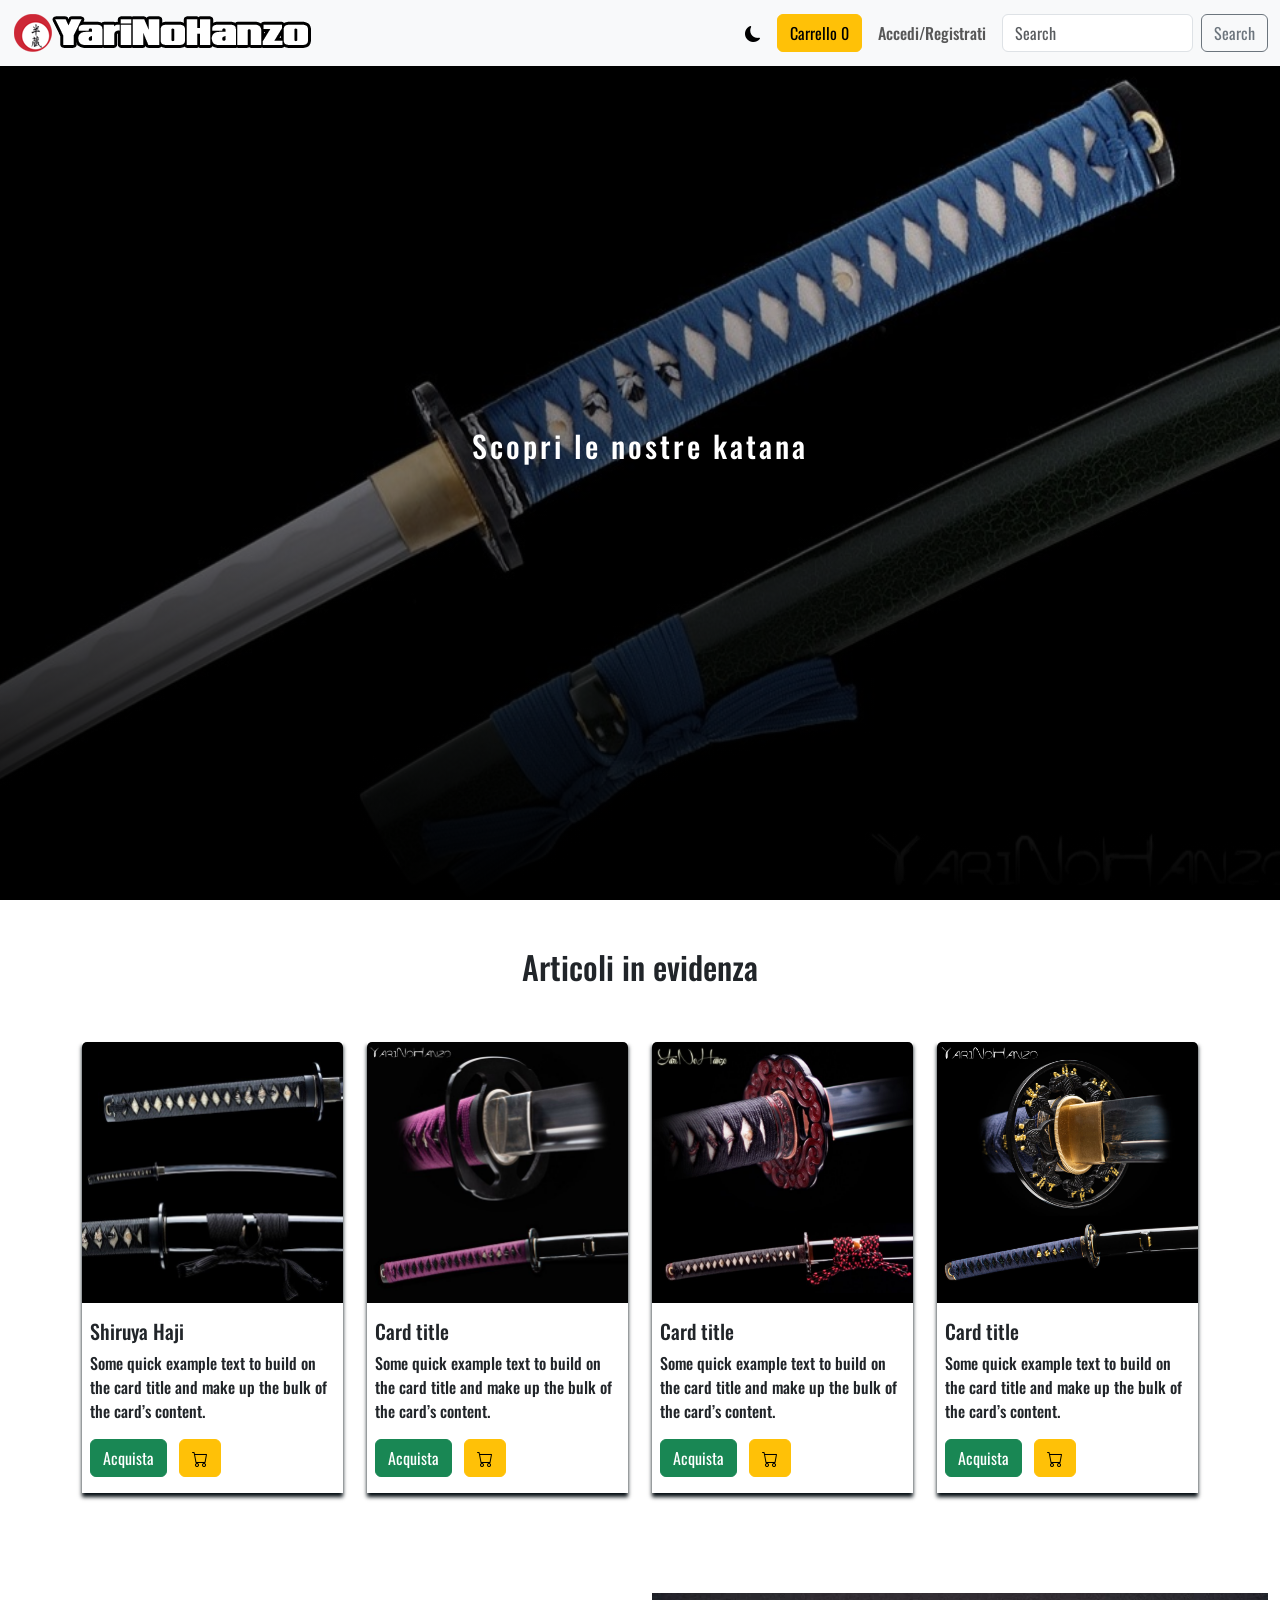
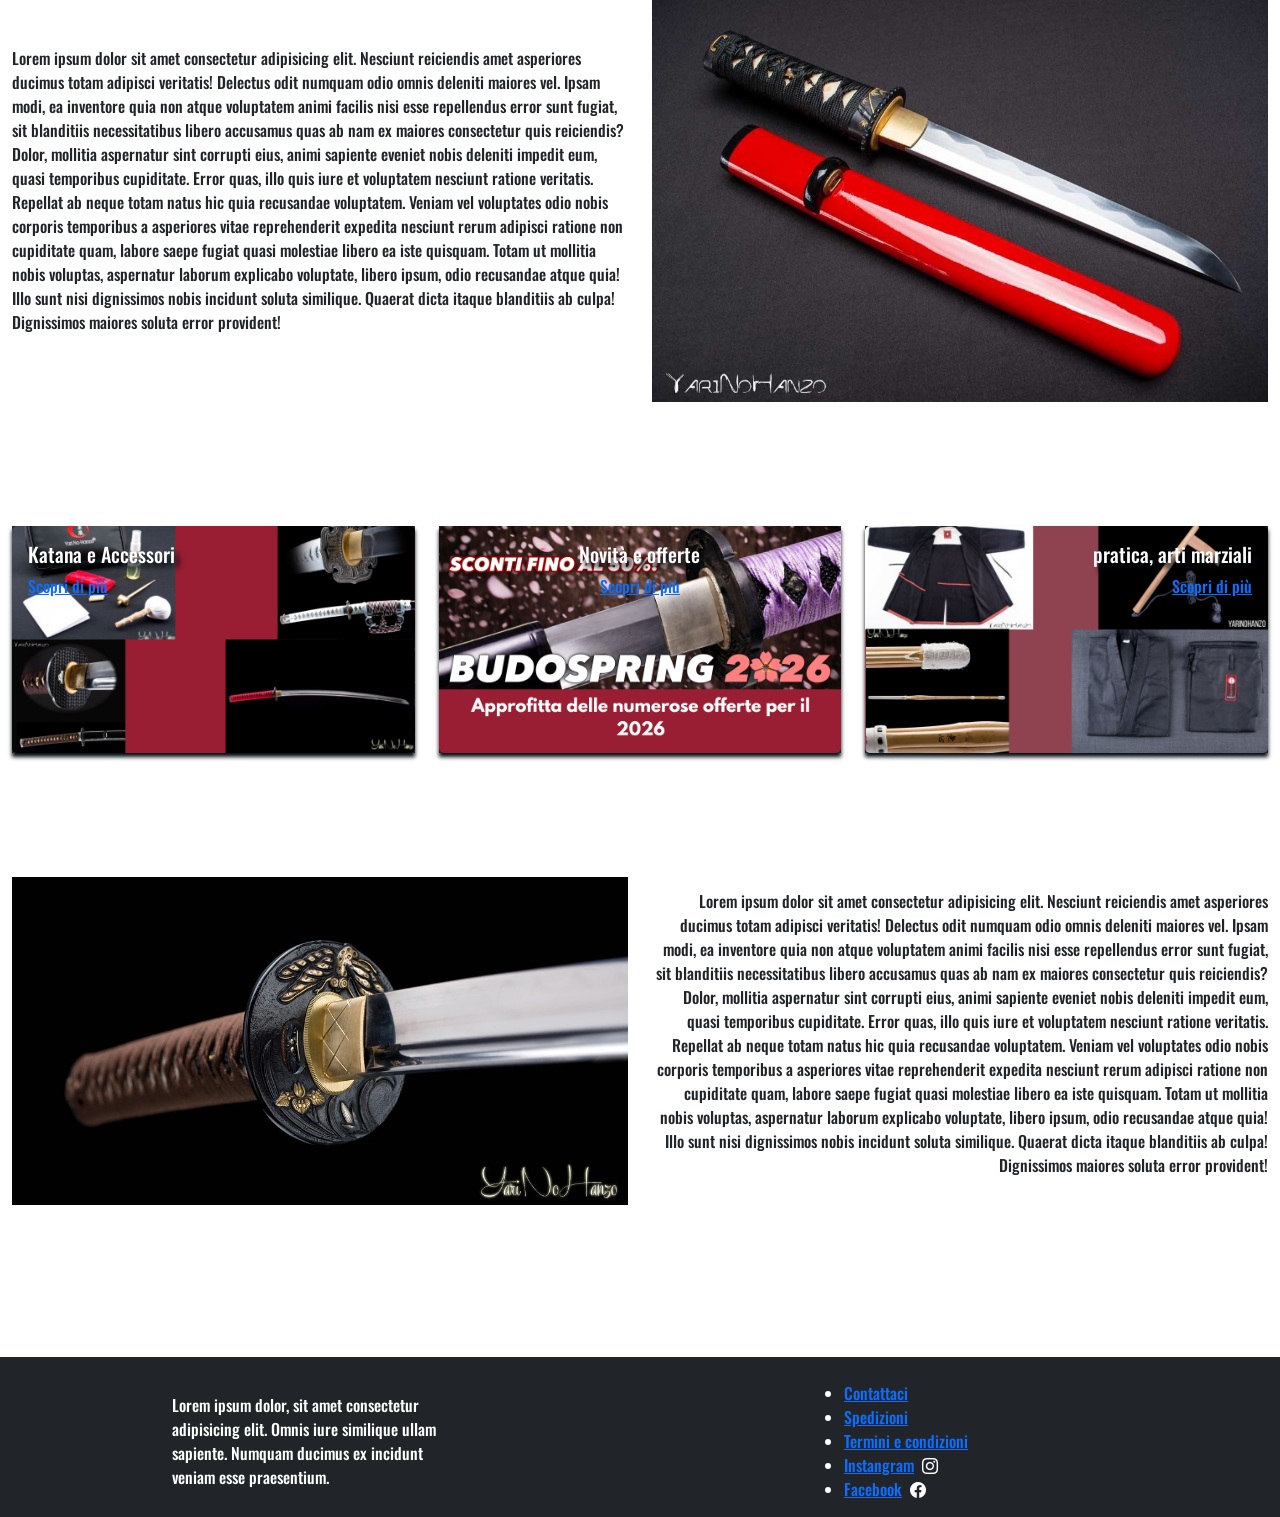
<file: index.html>
<!doctype html>
<html lang="en">

<head>
    <meta charset="utf-8">
    <meta name="viewport" content="width=device-width, initial-scale=1">
    <title>YariNoHanzo</title>
    <link href="https://cdn.jsdelivr.net/npm/bootstrap@5.3.8/dist/css/bootstrap.min.css" rel="stylesheet"
        integrity="sha384-sRIl4kxILFvY47J16cr9ZwB07vP4J8+LH7qKQnuqkuIAvNWLzeN8tE5YBujZqJLB" crossorigin="anonymous">

    <!-- icons -->
    <link rel="stylesheet" href="https://cdn.jsdelivr.net/npm/bootstrap-icons@1.13.1/font/bootstrap-icons.min.css">

    <!-- fonts -->
    <link rel="preconnect" href="https://fonts.googleapis.com">
    <link rel="preconnect" href="https://fonts.gstatic.com" crossorigin>
    <link href="https://fonts.googleapis.com/css2?family=Oswald:wght@200..700&display=swap" rel="stylesheet">


    <!-- mycss -->
    <link rel="stylesheet" href="style.css">
</head>

<body>
    <!-- navbar -->
    <nav class="navbar navbar-expand-lg bg-body-tertiary position-fixed top-0 w-100">
        <div class="container-fluid">
            <a class="navbar-brand" href="./index.html"><img src="./immagini/logo_logo22.png" alt="Logo"></a>
            <button class="navbar-toggler" type="button" data-bs-toggle="collapse" data-bs-target="#navbarNav"
                aria-controls="navbarNav" aria-expanded="false" aria-label="Toggle navigation">
                <span class="navbar-toggler-icon"></span>
            </button>
            <div class="collapse navbar-collapse" id="navbarNav">
                <ul class="navbar-nav  ms-auto">
                    <li class="nav-item mx-2">
                        <a id="darkicon" class="nav-link active" aria-current="page" href="#"><i class="bi bi-moon-fill"></i></a>
                    </li>
                    <div class="collapse navbar-collapse" id="navbarNavDarkDropdown">
                        <ul class="navbar-nav">
                            <li class="nav-item dropdown">
                                <button class="btn btn-warning" data-bs-toggle="dropdown"
                                    aria-expanded="false">
                                    Carrello <span id="cart-counter">0</span>
                                </button>
                                <ul class="dropdown-menu dropdown-menu-dark">
                                    <li><a class="dropdown-item" href="#">Action</a></li>
                                    <li><a class="dropdown-item" href="#">Another action</a></li>
                                    <li><a class="dropdown-item" href="#">Something else here</a></li>
                                </ul>
                            </li>
                        </ul>
                    </div>
                    <li class="nav-item mx-2">
                        <a class="nav-link" href="./formRegistrati.html">Accedi/Registrati</a>
                    </li>
                </ul>
                <form class="d-flex" role="search">
                    <input class="form-control me-2" type="search" placeholder="Search" aria-label="Search" />
                    <button class="btn btn-outline-secondary" type="submit">Search</button>
                </form>
            </div>
        </div>
    </nav>
    <!-- fine navbar -->

    <!-- header -->
    <header class="container-fluid">
        <div class="row vh-100 justify-content-center align-items-center">
            <div class="col-12">
                <h4 class="text-center text-white">Scopri le nostre katana</h4>
            </div>
        </div>
    </header>
    <!-- fine header -->

    <!-- section card -->
    <section class="container">
        <div class="row justify-content-center">
            <div class="col-12 text-center my-5">
                <h2>Articoli in evidenza</h2>
            </div>
            <div class="col-12 col-md-3 d-flex justify-content-center">
                <div class="card" style="width: 18rem;">
                    <img src="./immagini/0MURAKAMIKATANA copy.jpg" class="card-img-top" alt="...">
                    <div class="card-body px-2">
                        <h5 class="card-title">Shiruya Haji</h5>
                        <p class="card-text">Some quick example text to build on the card title and make up the bulk of
                            the card’s
                            content.</p>
                        <a href="./shiruya.html" class="btn btn-success">Acquista</a>
                        <a href="" class="btn btn-warning add-to-cart ms-2"><i class="bi bi-cart"></i></a>
                    </div>
                </div>
            </div>
            <div class="col-12 col-md-3 d-flex justify-content-center">
                <div class="card" style="width: 18rem;">
                    <img src="./immagini/0YAGYUKATANA.jpg" class="card-img-top" alt="...">
                    <div class="card-body px-2">
                        <h5 class="card-title">Card title</h5>
                        <p class="card-text">Some quick example text to build on the card title and make up the bulk of
                            the card’s
                            content.</p>
                        <a href="#" class="btn btn-success">Acquista</a>
                        <a href="" class="btn btn-warning ms-2"><i class="bi bi-cart"></i></a>
                    </div>
                </div>
            </div>
            <div class="col-12 col-md-3 d-flex justify-content-center">
                <div class="card" style="width: 18rem;">
                    <img src="./immagini/0NOBUNAGA.jpg" class="card-img-top" alt="...">
                    <div class="card-body px-2">
                        <h5 class="card-title">Card title</h5>
                        <p class="card-text">Some quick example text to build on the card title and make up the bulk of
                            the card’s
                            content.</p>
                        <a href="#" class="btn btn-success">Acquista</a>
                        <a href="" class="btn btn-warning ms-2"><i class="bi bi-cart"></i></a>
                    </div>
                </div>
            </div>
            <div class="col-12 col-md-3 d-flex justify-content-center">
                <div class="card" style="width: 18rem;">
                    <img src="./immagini/0FUKUSHIMAKATANA.jpg" class="card-img-top" alt="...">
                    <div class="card-body px-2">
                        <h5 class="card-title">Card title</h5>
                        <p class="card-text">Some quick example text to build on the card title and make up the bulk of
                            the card’s
                            content.</p>
                        <a href="#" class="btn btn-success">Acquista</a>
                        <a href="" class="btn btn-warning ms-2"><i class="bi bi-cart"></i></a>
                    </div>
                </div>
            </div>
    </section>
    <!-- fine section card -->

    <!-- section story -->
    <section class="container-fluid my-5 py-5">
        <div class="row align-items-center my-1">
            <div class="col-12 col-md-6">
                <p class="text-start">
                    Lorem ipsum dolor sit amet consectetur adipisicing elit. Nesciunt reiciendis amet asperiores ducimus
                    totam adipisci veritatis! Delectus odit numquam odio omnis deleniti maiores vel. Ipsam modi, ea
                    inventore quia non atque voluptatem animi facilis nisi esse repellendus error sunt fugiat, sit
                    blanditiis necessitatibus libero accusamus quas ab nam ex maiores consectetur quis reiciendis?
                    Dolor, mollitia aspernatur sint corrupti eius, animi sapiente eveniet nobis deleniti impedit eum,
                    quasi temporibus cupiditate. Error quas, illo quis iure et voluptatem nesciunt ratione veritatis.
                    Repellat ab neque totam natus hic quia recusandae voluptatem. Veniam vel voluptates odio nobis
                    corporis temporibus a asperiores vitae reprehenderit expedita nesciunt rerum adipisci ratione non
                    cupiditate quam, labore saepe fugiat quasi molestiae libero ea iste quisquam. Totam ut mollitia
                    nobis voluptas, aspernatur laborum explicabo voluptate, libero ipsum, odio recusandae atque quia!
                    Illo sunt nisi dignissimos nobis incidunt soluta similique. Quaerat dicta itaque blanditiis ab
                    culpa! Dignissimos maiores soluta error provident!
                </p>
            </div>
            <div class="col-12 col-md-6">
                <img src="./caroimg/caro3.jpg" class="img-fluid" alt="">
            </div>
        </div>
    </section>
<!-- section link categorie -->
    <div class="container-fluid py-4">
        <div class="row">
            <div class="col-12 col-md-4">
                <div class="card bg-dark text-white">
                    <img src="./categorie/katane e accessori.png" class="card-img" alt="...">
                    <div class="card-img-overlay h-100">
                        <h5 class="card-title text-start category1">Katana e Accessori</h5>
                        <p class="card-text text-start"><a href="./kataneAccessori.html" class="stretched-link">Scopri di più</a></p>
                    </div>
                </div>
            </div>
            <div class="col-12 col-md-4">
                <div class="card bg-dark text-white">
                    <img src="./categorie/Approfitta delle numerose offerte per il 2026.png" class="card-img" alt="...">
                    <div class="card-img-overlay h-100">
                        <h5 class="card-title text-center category2">Novità e offerte</h5>
                        <p class="card-text text-center"><a href="./offerte.html" class="stretched-link">Scopri di più</a></p>
                    </div>
                </div>
            </div>
            <div class="col-12 col-md-4">
                    <div class="card bg-dark text-white">
                        <img src="./categorie/pratica e arti marziali.png" class="card-img" alt="...">
                        <div class="card-img-overlay">
                            <h5 class="card-title text-end category3">pratica, arti marziali</h5>
                            <p class="card-text text-end"><a href="./praticaArtimarziali.html" class="stretched-link">Scopri di più</a></p>
                        </div>
                    </div>
                </div>
        </div>
    </div>
<!-- fine section link categorie -->
    <section class="container-fluid  my-5 py-5">
        <div class="row my-1 justify-content-start align-items-center">
            <div class="col-12 col-md-6">
                <img src="./caroimg/caro4.jpg" class="img-fluid" alt="">
            </div>
            <div class="col-12 col-md-6">
                <p class="text-end">
                    Lorem ipsum dolor sit amet consectetur adipisicing elit. Nesciunt reiciendis amet asperiores ducimus
                    totam adipisci veritatis! Delectus odit numquam odio omnis deleniti maiores vel. Ipsam modi, ea
                    inventore quia non atque voluptatem animi facilis nisi esse repellendus error sunt fugiat, sit
                    blanditiis necessitatibus libero accusamus quas ab nam ex maiores consectetur quis reiciendis?
                    Dolor, mollitia aspernatur sint corrupti eius, animi sapiente eveniet nobis deleniti impedit eum,
                    quasi temporibus cupiditate. Error quas, illo quis iure et voluptatem nesciunt ratione veritatis.
                    Repellat ab neque totam natus hic quia recusandae voluptatem. Veniam vel voluptates odio nobis
                    corporis temporibus a asperiores vitae reprehenderit expedita nesciunt rerum adipisci ratione non
                    cupiditate quam, labore saepe fugiat quasi molestiae libero ea iste quisquam. Totam ut mollitia
                    nobis voluptas, aspernatur laborum explicabo voluptate, libero ipsum, odio recusandae atque quia!
                    Illo sunt nisi dignissimos nobis incidunt soluta similique. Quaerat dicta itaque blanditiis ab
                    culpa! Dignissimos maiores soluta error provident!
                </p>
            </div>
        </div>
    </section>
    <!-- fine section story -->

    <!-- footer -->
    <footer class="container-fluid">
        <div class="row footercustom bg-dark text-white justify-content-around align-items-center pt-4">
            <div class="col-12 col-md-3">
                <p>Lorem ipsum dolor, sit amet consectetur adipisicing elit. Omnis iure similique ullam sapiente.
                    Numquam ducimus ex incidunt veniam esse praesentium.</p>
            </div>
            <div class="col-12 col-md-3">
                <ul>
                    <li><a href="">Contattaci</a></li>
                    <li><a href="">Spedizioni</a></li>
                    <li><a href="">Termini e condizioni</a></li>
                    <li><a href="https://www.instagram.com/yarinohanzoswords/" target="_blank">Instangram</a> <i
                            class="bi bi-instagram ms-1"></i></li>
                    <li><a href="https://www.facebook.com/YariNoHanzoKatana/?locale=it_IT" target="_blank">Facebook</a>
                        <i class="bi bi-facebook ms-1"></i></li>
                </ul>
            </div>
        </div>
    </footer>
    <!-- fine footer -->





    <!-- bootastrap js -->
    <script src="https://cdn.jsdelivr.net/npm/bootstrap@5.3.8/dist/js/bootstrap.bundle.min.js"
        integrity="sha384-FKyoEForCGlyvwx9Hj09JcYn3nv7wiPVlz7YYwJrWVcXK/BmnVDxM+D2scQbITxI"
        crossorigin="anonymous"></script>
    <!-- my js -->
    <script src="./script.js"></script>
</body>

</html>
</file>
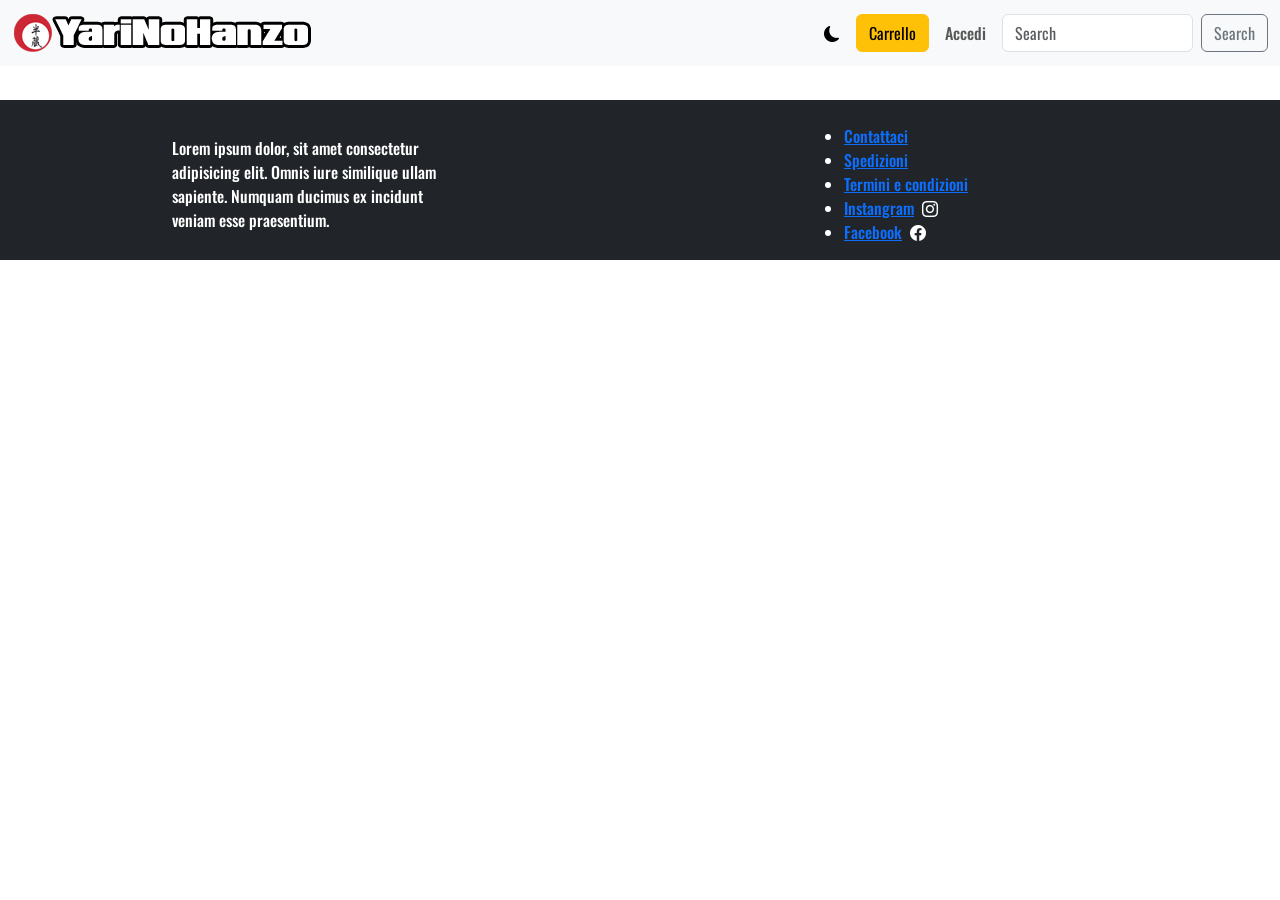
<file: formAccesso.html>
<!doctype html>
<html lang="en">

<head>
    <meta charset="utf-8">
    <meta name="viewport" content="width=device-width, initial-scale=1">
    <title>YariNoHanzo</title>
    <link href="https://cdn.jsdelivr.net/npm/bootstrap@5.3.8/dist/css/bootstrap.min.css" rel="stylesheet"
        integrity="sha384-sRIl4kxILFvY47J16cr9ZwB07vP4J8+LH7qKQnuqkuIAvNWLzeN8tE5YBujZqJLB" crossorigin="anonymous">

    <!-- icons -->
    <link rel="stylesheet" href="https://cdn.jsdelivr.net/npm/bootstrap-icons@1.13.1/font/bootstrap-icons.min.css">

    <!-- fonts -->
    <link rel="preconnect" href="https://fonts.googleapis.com">
    <link rel="preconnect" href="https://fonts.gstatic.com" crossorigin>
    <link href="https://fonts.googleapis.com/css2?family=Oswald:wght@200..700&display=swap" rel="stylesheet">


    <!-- mycss -->
    <link rel="stylesheet" href="style.css">
</head>

<body>
    <!-- navbar -->
    <nav class="navbar navbar-expand-lg bg-body-tertiary position-fixed top-0 w-100">
        <div class="container-fluid">
            <a class="navbar-brand" href="./index.html"><img src="./immagini/logo_logo22.png" alt="Logo"></a>
            <button class="navbar-toggler" type="button" data-bs-toggle="collapse" data-bs-target="#navbarNav"
                aria-controls="navbarNav" aria-expanded="false" aria-label="Toggle navigation">
                <span class="navbar-toggler-icon"></span>
            </button>
            <div class="collapse navbar-collapse" id="navbarNav">
                <ul class="navbar-nav  ms-auto">
                    <li class="nav-item mx-2">
                        <a id="darkicon" class="nav-link active" aria-current="page" href="#"><i class="bi bi-moon-fill"></i></a>
                    </li>
                    <div class="collapse navbar-collapse" id="navbarNavDarkDropdown">
                        <ul class="navbar-nav">
                            <li class="nav-item dropdown">
                                <button class="btn btn-warning" data-bs-toggle="dropdown"
                                    aria-expanded="false">
                                    Carrello
                                </button>
                                <ul class="dropdown-menu dropdown-menu-dark">
                                    <li><a class="dropdown-item" href="#">Action</a></li>
                                    <li><a class="dropdown-item" href="#">Another action</a></li>
                                    <li><a class="dropdown-item" href="#">Something else here</a></li>
                                </ul>
                            </li>
                        </ul>
                    </div>
                    <li class="nav-item mx-2">
                        <a class="nav-link" href="#">Accedi</a>
                    </li>
                </ul>
                <form class="d-flex" role="search">
                    <input class="form-control me-2" type="search" placeholder="Search" aria-label="Search" />
                    <button class="btn btn-outline-secondary" type="submit">Search</button>
                </form>
            </div>
        </div>
    </nav>
    <!-- fine navbar -->


        <!-- footer -->
    <footer class="container-fluid">
        <div class="row footercustom bg-dark text-white justify-content-around align-items-center pt-4">
            <div class="col-12 col-md-3">
                <p>Lorem ipsum dolor, sit amet consectetur adipisicing elit. Omnis iure similique ullam sapiente.
                    Numquam ducimus ex incidunt veniam esse praesentium.</p>
            </div>
            <div class="col-12 col-md-3">
                <ul>
                    <li><a href="">Contattaci</a></li>
                    <li><a href="">Spedizioni</a></li>
                    <li><a href="">Termini e condizioni</a></li>
                    <li><a href="https://www.instagram.com/yarinohanzoswords/" target="_blank">Instangram</a> <i
                            class="bi bi-instagram ms-1"></i></li>
                    <li><a href="https://www.facebook.com/YariNoHanzoKatana/?locale=it_IT" target="_blank">Facebook</a>
                        <i class="bi bi-facebook ms-1"></i></li>
                </ul>
            </div>
        </div>
    </footer>
    <!-- fine footer -->





    <!-- bootastrap js -->
    <script src="https://cdn.jsdelivr.net/npm/bootstrap@5.3.8/dist/js/bootstrap.bundle.min.js"
        integrity="sha384-FKyoEForCGlyvwx9Hj09JcYn3nv7wiPVlz7YYwJrWVcXK/BmnVDxM+D2scQbITxI"
        crossorigin="anonymous"></script>
    <!-- my js -->
    <script src="./script.js"></script>
</body>

</html>
</file>
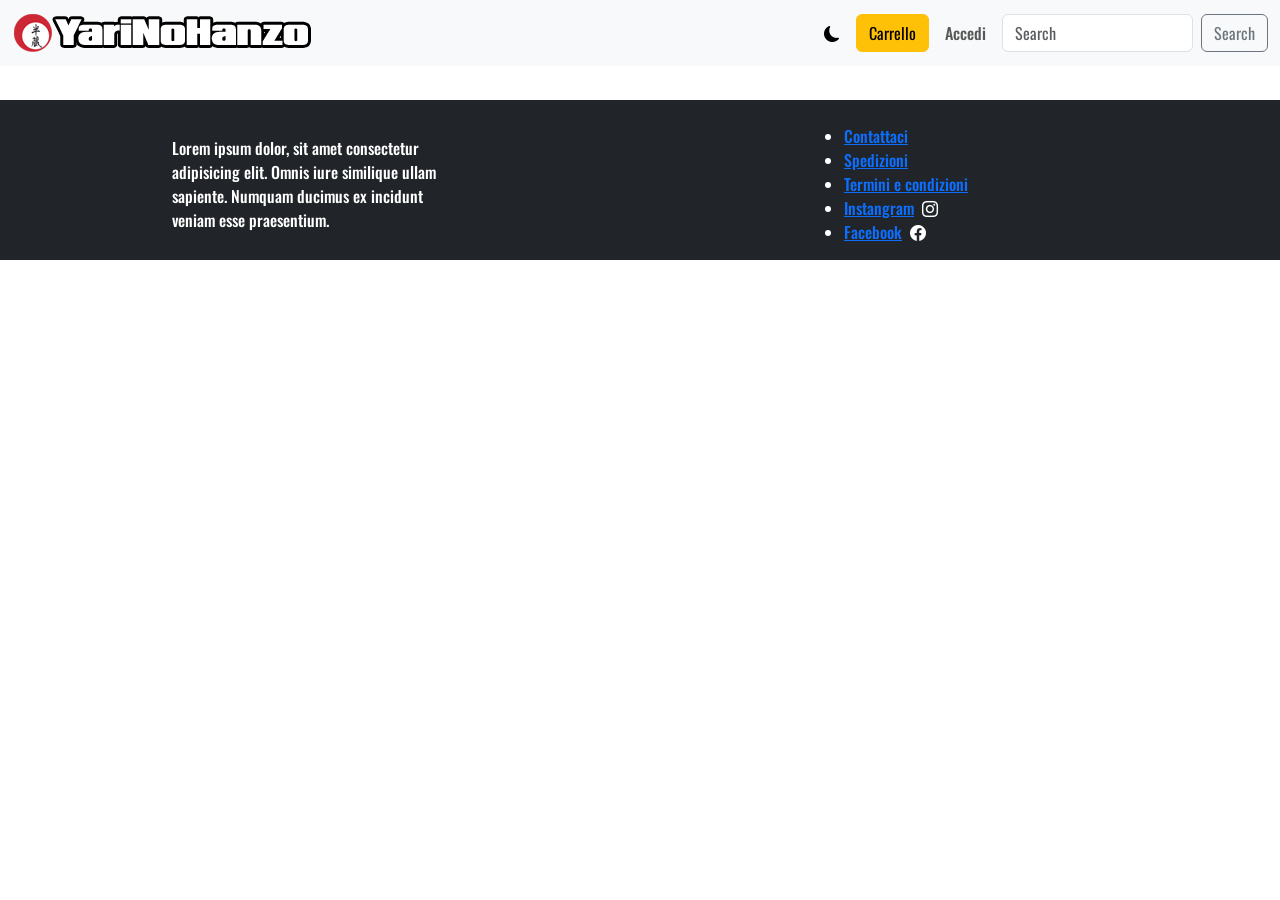
<file: formPagamento.html>
<!doctype html>
<html lang="en">

<head>
    <meta charset="utf-8">
    <meta name="viewport" content="width=device-width, initial-scale=1">
    <title>YariNoHanzo</title>
    <link href="https://cdn.jsdelivr.net/npm/bootstrap@5.3.8/dist/css/bootstrap.min.css" rel="stylesheet"
        integrity="sha384-sRIl4kxILFvY47J16cr9ZwB07vP4J8+LH7qKQnuqkuIAvNWLzeN8tE5YBujZqJLB" crossorigin="anonymous">

    <!-- icons -->
    <link rel="stylesheet" href="https://cdn.jsdelivr.net/npm/bootstrap-icons@1.13.1/font/bootstrap-icons.min.css">

    <!-- fonts -->
    <link rel="preconnect" href="https://fonts.googleapis.com">
    <link rel="preconnect" href="https://fonts.gstatic.com" crossorigin>
    <link href="https://fonts.googleapis.com/css2?family=Oswald:wght@200..700&display=swap" rel="stylesheet">


    <!-- mycss -->
    <link rel="stylesheet" href="style.css">
</head>

<body>
    <!-- navbar -->
    <nav class="navbar navbar-expand-lg bg-body-tertiary position-fixed top-0 w-100">
        <div class="container-fluid">
            <a class="navbar-brand" href="./index.html"><img src="./immagini/logo_logo22.png" alt="Logo"></a>
            <button class="navbar-toggler" type="button" data-bs-toggle="collapse" data-bs-target="#navbarNav"
                aria-controls="navbarNav" aria-expanded="false" aria-label="Toggle navigation">
                <span class="navbar-toggler-icon"></span>
            </button>
            <div class="collapse navbar-collapse" id="navbarNav">
                <ul class="navbar-nav  ms-auto">
                    <li class="nav-item mx-2">
                        <a id="darkicon" class="nav-link active" aria-current="page" href="#"><i class="bi bi-moon-fill"></i></a>
                    </li>
                    <div class="collapse navbar-collapse" id="navbarNavDarkDropdown">
                        <ul class="navbar-nav">
                            <li class="nav-item dropdown">
                                <button class="btn btn-warning" data-bs-toggle="dropdown"
                                    aria-expanded="false">
                                    Carrello
                                </button>
                                <ul class="dropdown-menu dropdown-menu-dark">
                                    <li><a class="dropdown-item" href="#">Action</a></li>
                                    <li><a class="dropdown-item" href="#">Another action</a></li>
                                    <li><a class="dropdown-item" href="#">Something else here</a></li>
                                </ul>
                            </li>
                        </ul>
                    </div>
                    <li class="nav-item mx-2">
                        <a class="nav-link" href="#">Accedi</a>
                    </li>
                </ul>
                <form class="d-flex" role="search">
                    <input class="form-control me-2" type="search" placeholder="Search" aria-label="Search" />
                    <button class="btn btn-outline-secondary" type="submit">Search</button>
                </form>
            </div>
        </div>
    </nav>
    <!-- fine navbar -->



        <!-- footer -->
    <footer class="container-fluid">
        <div class="row footercustom bg-dark text-white justify-content-around align-items-center pt-4">
            <div class="col-12 col-md-3">
                <p>Lorem ipsum dolor, sit amet consectetur adipisicing elit. Omnis iure similique ullam sapiente.
                    Numquam ducimus ex incidunt veniam esse praesentium.</p>
            </div>
            <div class="col-12 col-md-3">
                <ul>
                    <li><a href="">Contattaci</a></li>
                    <li><a href="">Spedizioni</a></li>
                    <li><a href="">Termini e condizioni</a></li>
                    <li><a href="https://www.instagram.com/yarinohanzoswords/" target="_blank">Instangram</a> <i
                            class="bi bi-instagram ms-1"></i></li>
                    <li><a href="https://www.facebook.com/YariNoHanzoKatana/?locale=it_IT" target="_blank">Facebook</a>
                        <i class="bi bi-facebook ms-1"></i></li>
                </ul>
            </div>
        </div>
    </footer>
    <!-- fine footer -->





    <!-- bootastrap js -->
    <script src="https://cdn.jsdelivr.net/npm/bootstrap@5.3.8/dist/js/bootstrap.bundle.min.js"
        integrity="sha384-FKyoEForCGlyvwx9Hj09JcYn3nv7wiPVlz7YYwJrWVcXK/BmnVDxM+D2scQbITxI"
        crossorigin="anonymous"></script>
    <!-- my js -->
    <script src="./script.js"></script>
</body>

</html>
</file>
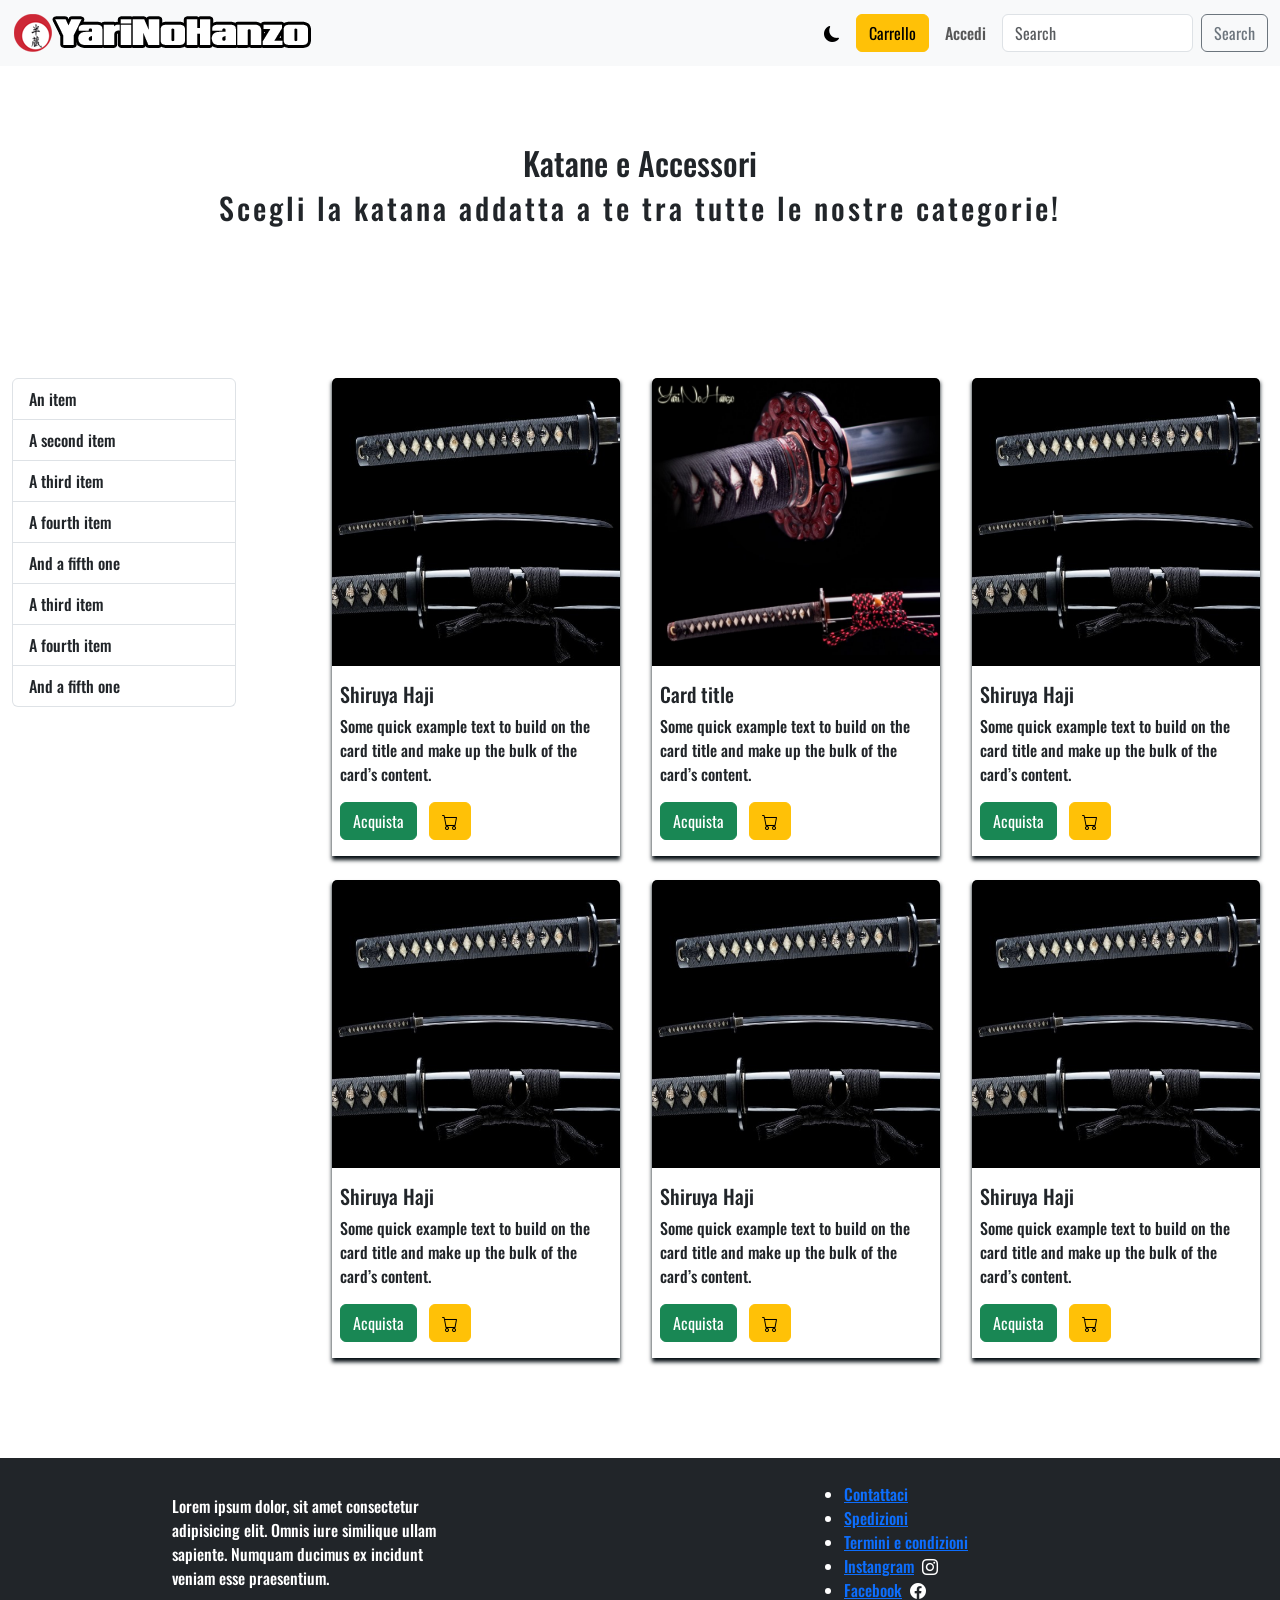
<file: kataneAccessori.html>
<!doctype html>
<html lang="en">

<head>
    <meta charset="utf-8">
    <meta name="viewport" content="width=device-width, initial-scale=1">
    <title>YariNoHanzo</title>
    <link href="https://cdn.jsdelivr.net/npm/bootstrap@5.3.8/dist/css/bootstrap.min.css" rel="stylesheet"
        integrity="sha384-sRIl4kxILFvY47J16cr9ZwB07vP4J8+LH7qKQnuqkuIAvNWLzeN8tE5YBujZqJLB" crossorigin="anonymous">

    <!-- icons -->
    <link rel="stylesheet" href="https://cdn.jsdelivr.net/npm/bootstrap-icons@1.13.1/font/bootstrap-icons.min.css">

    <!-- fonts -->
    <link rel="preconnect" href="https://fonts.googleapis.com">
    <link rel="preconnect" href="https://fonts.gstatic.com" crossorigin>
    <link href="https://fonts.googleapis.com/css2?family=Oswald:wght@200..700&display=swap" rel="stylesheet">


    <!-- mycss -->
    <link rel="stylesheet" href="style.css">
</head>


<body>
    <!-- navbar -->
    <nav class="navbar navbar-expand-lg bg-body-tertiary position-fixed top-0 w-100">
        <div class="container-fluid">
            <a class="navbar-brand" href="./index.html"><img src="./immagini/logo_logo22.png" alt="Logo"></a>
            <button class="navbar-toggler" type="button" data-bs-toggle="collapse" data-bs-target="#navbarNav"
                aria-controls="navbarNav" aria-expanded="false" aria-label="Toggle navigation">
                <span class="navbar-toggler-icon"></span>
            </button>
            <div class="collapse navbar-collapse" id="navbarNav">
                <ul class="navbar-nav  ms-auto">
                    <li class="nav-item mx-2">
                        <a id="darkicon" class="nav-link active" aria-current="page" href="#"><i class="bi bi-moon-fill"></i></a>
                    </li>
                    <div class="collapse navbar-collapse" id="navbarNavDarkDropdown">
                        <ul class="navbar-nav">
                            <li class="nav-item dropdown">
                                <button class="btn btn-warning" data-bs-toggle="dropdown"
                                    aria-expanded="false">
                                    Carrello
                                </button>
                                <ul class="dropdown-menu dropdown-menu-dark">
                                    <li><a class="dropdown-item" href="#">Action</a></li>
                                    <li><a class="dropdown-item" href="#">Another action</a></li>
                                    <li><a class="dropdown-item" href="#">Something else here</a></li>
                                </ul>
                            </li>
                        </ul>
                    </div>
                    <li class="nav-item mx-2">
                        <a class="nav-link" href="#">Accedi</a>
                    </li>
                </ul>
                <form class="d-flex" role="search">
                    <input class="form-control me-2" type="search" placeholder="Search" aria-label="Search" />
                    <button class="btn btn-outline-secondary" type="submit">Search</button>
                </form>
            </div>
        </div>
    </nav>
    <!-- fine navbar -->

<!-- testo principale -->
<section class="container-fluid my-5 py-5">
    <div class="row justify-content-center my-5">
        <div class="col-12 col-md-12">
            <h2 class="text-center">Katane e Accessori</h2>
        <h4 class="text-center">Scegli la katana addatta a te tra tutte le nostre categorie!</h4>
        </div>
    </div>
</section>
<!-- fine testo -->

<!-- main card -->
<main class="container-fluid">
    <div class="row">
        <div class="col-12 col-md-3">
            <ul class="list-group me-5 pe-4">
                    <li class="list-group-item">An item</li>
                    <li class="list-group-item">A second item</li>
                    <li class="list-group-item">A third item</li>
                    <li class="list-group-item">A fourth item</li>
                    <li class="list-group-item">And a fifth one</li>
                    <li class="list-group-item">A third item</li>
                    <li class="list-group-item">A fourth item</li>
                    <li class="list-group-item">And a fifth one</li>
                </ul>
            </div>
            <div class="col-12 col-md-9">
                <div class="row row-cols-1 row-cols-md-2 row-cols-lg-3 g-4">
                    <div class="col">
                        <div class="card" style="width: 18rem;">
                            <img src="./immagini/0MURAKAMIKATANA copy.jpg" class="card-img-top" alt="...">
                            <div class="card-body px-2">
                                <h5 class="card-title">Shiruya Haji</h5>
                                <p class="card-text">Some quick example text to build on the card title and make up the bulk of
                                    the card’s
                                    content.</p>
                                <a href="./shiruya.html" class="btn btn-success">Acquista</a>
                                <a href="" class="btn btn-warning ms-2"><i class="bi bi-cart"></i></a>
                            </div>
                        </div>
                    </div>
                    <div class="col">
                        <div class="card" style="width: 18rem;">
                            <img src="./immagini/0NOBUNAGA.jpg" class="card-img-top" alt="...">
                            <div class="card-body px-2">
                                <h5 class="card-title">Card title</h5>
                                <p class="card-text">Some quick example text to build on the card title and make up the bulk of
                                    the card’s
                                    content.</p>
                                <a href="#" class="btn btn-success">Acquista</a>
                                <a href="" class="btn btn-warning ms-2"><i class="bi bi-cart"></i></a>
                            </div>
                        </div>
                    </div>
                    <div class="col">
                        <div class="card" style="width: 18rem;">
                    <img src="./immagini/0MURAKAMIKATANA copy.jpg" class="card-img-top" alt="...">
                    <div class="card-body px-2">
                        <h5 class="card-title">Shiruya Haji</h5>
                        <p class="card-text">Some quick example text to build on the card title and make up the bulk of
                            the card’s
                            content.</p>
                        <a href="./shiruya.html" class="btn btn-success">Acquista</a>
                        <a href="" class="btn btn-warning ms-2"><i class="bi bi-cart"></i></a>
                    </div>
                </div>
                    </div>
                    <div class="col">
                        <div class="card" style="width: 18rem;">
                    <img src="./immagini/0MURAKAMIKATANA copy.jpg" class="card-img-top" alt="...">
                    <div class="card-body px-2">
                        <h5 class="card-title">Shiruya Haji</h5>
                        <p class="card-text">Some quick example text to build on the card title and make up the bulk of
                            the card’s
                            content.</p>
                        <a href="./shiruya.html" class="btn btn-success">Acquista</a>
                        <a href="" class="btn btn-warning ms-2"><i class="bi bi-cart"></i></a>
                    </div>
                </div>
                    </div>
                    <div class="col">
                        <div class="card" style="width: 18rem;">
                    <img src="./immagini/0MURAKAMIKATANA copy.jpg" class="card-img-top" alt="...">
                    <div class="card-body px-2">
                        <h5 class="card-title">Shiruya Haji</h5>
                        <p class="card-text">Some quick example text to build on the card title and make up the bulk of
                            the card’s
                            content.</p>
                        <a href="./shiruya.html" class="btn btn-success">Acquista</a>
                        <a href="" class="btn btn-warning ms-2"><i class="bi bi-cart"></i></a>
                    </div>
                </div>
                    </div>
                    <div class="col">
                        <div class="card" style="width: 18rem;">
                    <img src="./immagini/0MURAKAMIKATANA copy.jpg" class="card-img-top" alt="...">
                    <div class="card-body px-2">
                        <h5 class="card-title">Shiruya Haji</h5>
                        <p class="card-text">Some quick example text to build on the card title and make up the bulk of
                            the card’s
                            content.</p>
                        <a href="./shiruya.html" class="btn btn-success">Acquista</a>
                        <a href="" class="btn btn-warning ms-2"><i class="bi bi-cart"></i></a>
                    </div>
                </div>
                    </div>
                </div>
        </div>
    </div>
</main>
<!-- fine main card -->


    <!-- footer -->
    <footer class="container-fluid">
        <div class="row footercustom bg-dark text-white justify-content-around align-items-center pt-4">
            <div class="col-12 col-md-3">
                <p>Lorem ipsum dolor, sit amet consectetur adipisicing elit. Omnis iure similique ullam sapiente.
                    Numquam ducimus ex incidunt veniam esse praesentium.</p>
            </div>
            <div class="col-12 col-md-3">
                <ul>
                    <li><a href="">Contattaci</a></li>
                    <li><a href="">Spedizioni</a></li>
                    <li><a href="">Termini e condizioni</a></li>
                    <li><a href="https://www.instagram.com/yarinohanzoswords/" target="_blank">Instangram</a> <i
                            class="bi bi-instagram ms-1"></i></li>
                    <li><a href="https://www.facebook.com/YariNoHanzoKatana/?locale=it_IT" target="_blank">Facebook</a>
                        <i class="bi bi-facebook ms-1"></i></li>
                </ul>
            </div>
        </div>
    </footer>
    <!-- fine footer -->





    <!-- bootastrap js -->
    <script src="https://cdn.jsdelivr.net/npm/bootstrap@5.3.8/dist/js/bootstrap.bundle.min.js"
        integrity="sha384-FKyoEForCGlyvwx9Hj09JcYn3nv7wiPVlz7YYwJrWVcXK/BmnVDxM+D2scQbITxI"
        crossorigin="anonymous"></script>
    <!-- my js -->
    <script src="./script.js"></script>
</body>

</html>
</file>
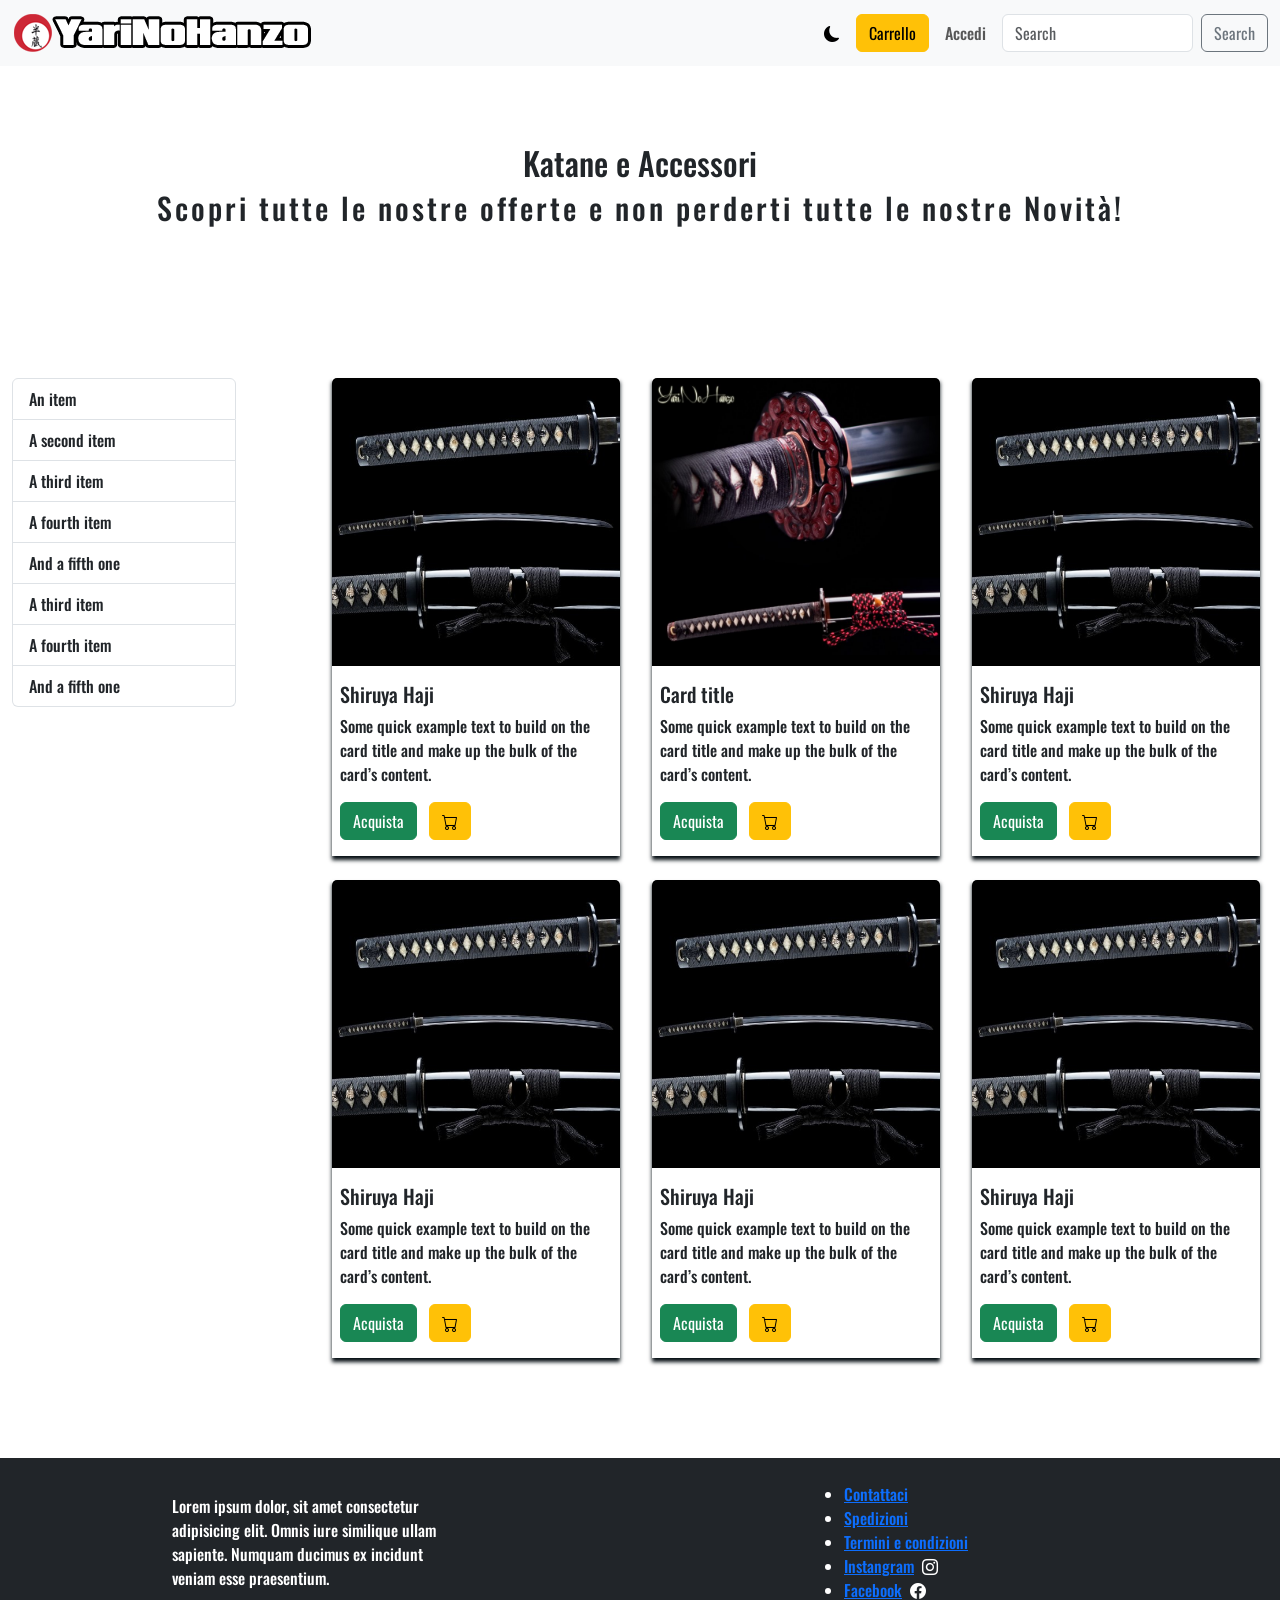
<file: offerte.html>
<!doctype html>
<html lang="en">

<head>
    <meta charset="utf-8">
    <meta name="viewport" content="width=device-width, initial-scale=1">
    <title>YariNoHanzo</title>
    <link href="https://cdn.jsdelivr.net/npm/bootstrap@5.3.8/dist/css/bootstrap.min.css" rel="stylesheet"
        integrity="sha384-sRIl4kxILFvY47J16cr9ZwB07vP4J8+LH7qKQnuqkuIAvNWLzeN8tE5YBujZqJLB" crossorigin="anonymous">

    <!-- icons -->
    <link rel="stylesheet" href="https://cdn.jsdelivr.net/npm/bootstrap-icons@1.13.1/font/bootstrap-icons.min.css">

    <!-- fonts -->
    <link rel="preconnect" href="https://fonts.googleapis.com">
    <link rel="preconnect" href="https://fonts.gstatic.com" crossorigin>
    <link href="https://fonts.googleapis.com/css2?family=Oswald:wght@200..700&display=swap" rel="stylesheet">


    <!-- mycss -->
    <link rel="stylesheet" href="style.css">
</head>


<body>
    <!-- navbar -->
    <nav class="navbar navbar-expand-lg bg-body-tertiary position-fixed top-0 w-100">
        <div class="container-fluid">
            <a class="navbar-brand" href="./index.html"><img src="./immagini/logo_logo22.png" alt="Logo"></a>
            <button class="navbar-toggler" type="button" data-bs-toggle="collapse" data-bs-target="#navbarNav"
                aria-controls="navbarNav" aria-expanded="false" aria-label="Toggle navigation">
                <span class="navbar-toggler-icon"></span>
            </button>
            <div class="collapse navbar-collapse" id="navbarNav">
                <ul class="navbar-nav  ms-auto">
                    <li class="nav-item mx-2">
                        <a id="darkicon" class="nav-link active" aria-current="page" href="#"><i class="bi bi-moon-fill"></i></a>
                    </li>
                    <div class="collapse navbar-collapse" id="navbarNavDarkDropdown">
                        <ul class="navbar-nav">
                            <li class="nav-item dropdown">
                                <button class="btn btn-warning" data-bs-toggle="dropdown"
                                    aria-expanded="false">
                                    Carrello
                                </button>
                                <ul class="dropdown-menu dropdown-menu-dark">
                                    <li><a class="dropdown-item" href="#">Action</a></li>
                                    <li><a class="dropdown-item" href="#">Another action</a></li>
                                    <li><a class="dropdown-item" href="#">Something else here</a></li>
                                </ul>
                            </li>
                        </ul>
                    </div>
                    <li class="nav-item mx-2">
                        <a class="nav-link" href="#">Accedi</a>
                    </li>
                </ul>
                <form class="d-flex" role="search">
                    <input class="form-control me-2" type="search" placeholder="Search" aria-label="Search" />
                    <button class="btn btn-outline-secondary" type="submit">Search</button>
                </form>
            </div>
        </div>
    </nav>
    <!-- fine navbar -->


<!-- testo principale -->
<section class="container-fluid my-5 py-5 ">
    <div class="row justify-content-center my-5">
        <div class="col-12 col-md-12">
            <h2 class="text-center">Katane e Accessori</h2>
        <h4 class="text-center">Scopri tutte le nostre offerte e non perderti tutte le nostre Novità!</h4>
        </div>
    </div>
</section>
<!-- fine testo -->


<!-- main card -->
<main class="container-fluid">
    <div class="row">
        <div class="col-12 col-md-3">
            <ul class="list-group me-5 pe-4">
                    <li class="list-group-item">An item</li>
                    <li class="list-group-item">A second item</li>
                    <li class="list-group-item">A third item</li>
                    <li class="list-group-item">A fourth item</li>
                    <li class="list-group-item">And a fifth one</li>
                    <li class="list-group-item">A third item</li>
                    <li class="list-group-item">A fourth item</li>
                    <li class="list-group-item">And a fifth one</li>
                </ul>
            </div>
            <div class="col-12 col-md-9">
                <div class="row row-cols-1 row-cols-md-2 row-cols-lg-3 g-4">
                    <div class="col">
                        <div class="card" style="width: 18rem;">
                            <img src="./immagini/0MURAKAMIKATANA copy.jpg" class="card-img-top" alt="...">
                            <div class="card-body px-2">
                                <h5 class="card-title">Shiruya Haji</h5>
                                <p class="card-text">Some quick example text to build on the card title and make up the bulk of
                                    the card’s
                                    content.</p>
                                <a href="./shiruya.html" class="btn btn-success">Acquista</a>
                                <a href="" class="btn btn-warning ms-2"><i class="bi bi-cart"></i></a>
                            </div>
                        </div>
                    </div>
                    <div class="col">
                        <div class="card" style="width: 18rem;">
                            <img src="./immagini/0NOBUNAGA.jpg" class="card-img-top" alt="...">
                            <div class="card-body px-2">
                                <h5 class="card-title">Card title</h5>
                                <p class="card-text">Some quick example text to build on the card title and make up the bulk of
                                    the card’s
                                    content.</p>
                                <a href="#" class="btn btn-success">Acquista</a>
                                <a href="" class="btn btn-warning ms-2"><i class="bi bi-cart"></i></a>
                            </div>
                        </div>
                    </div>
                    <div class="col">
                        <div class="card" style="width: 18rem;">
                    <img src="./immagini/0MURAKAMIKATANA copy.jpg" class="card-img-top" alt="...">
                    <div class="card-body px-2">
                        <h5 class="card-title">Shiruya Haji</h5>
                        <p class="card-text">Some quick example text to build on the card title and make up the bulk of
                            the card’s
                            content.</p>
                        <a href="./shiruya.html" class="btn btn-success">Acquista</a>
                        <a href="" class="btn btn-warning ms-2"><i class="bi bi-cart"></i></a>
                    </div>
                </div>
                    </div>
                    <div class="col">
                        <div class="card" style="width: 18rem;">
                    <img src="./immagini/0MURAKAMIKATANA copy.jpg" class="card-img-top" alt="...">
                    <div class="card-body px-2">
                        <h5 class="card-title">Shiruya Haji</h5>
                        <p class="card-text">Some quick example text to build on the card title and make up the bulk of
                            the card’s
                            content.</p>
                        <a href="./shiruya.html" class="btn btn-success">Acquista</a>
                        <a href="" class="btn btn-warning ms-2"><i class="bi bi-cart"></i></a>
                    </div>
                </div>
                    </div>
                    <div class="col">
                        <div class="card" style="width: 18rem;">
                    <img src="./immagini/0MURAKAMIKATANA copy.jpg" class="card-img-top" alt="...">
                    <div class="card-body px-2">
                        <h5 class="card-title">Shiruya Haji</h5>
                        <p class="card-text">Some quick example text to build on the card title and make up the bulk of
                            the card’s
                            content.</p>
                        <a href="./shiruya.html" class="btn btn-success">Acquista</a>
                        <a href="" class="btn btn-warning ms-2"><i class="bi bi-cart"></i></a>
                    </div>
                </div>
                    </div>
                    <div class="col">
                        <div class="card" style="width: 18rem;">
                    <img src="./immagini/0MURAKAMIKATANA copy.jpg" class="card-img-top" alt="...">
                    <div class="card-body px-2">
                        <h5 class="card-title">Shiruya Haji</h5>
                        <p class="card-text">Some quick example text to build on the card title and make up the bulk of
                            the card’s
                            content.</p>
                        <a href="./shiruya.html" class="btn btn-success">Acquista</a>
                        <a href="" class="btn btn-warning ms-2"><i class="bi bi-cart"></i></a>
                    </div>
                </div>
                    </div>
                </div>
        </div>
    </div>
</main>
<!-- fine main card -->



    <!-- footer -->
    <footer class="container-fluid">
        <div class="row footercustom bg-dark text-white justify-content-around align-items-center pt-4">
            <div class="col-12 col-md-3">
                <p>Lorem ipsum dolor, sit amet consectetur adipisicing elit. Omnis iure similique ullam sapiente.
                    Numquam ducimus ex incidunt veniam esse praesentium.</p>
            </div>
            <div class="col-12 col-md-3">
                <ul>
                    <li><a href="">Contattaci</a></li>
                    <li><a href="">Spedizioni</a></li>
                    <li><a href="">Termini e condizioni</a></li>
                    <li><a href="https://www.instagram.com/yarinohanzoswords/" target="_blank">Instangram</a> <i
                            class="bi bi-instagram ms-1"></i></li>
                    <li><a href="https://www.facebook.com/YariNoHanzoKatana/?locale=it_IT" target="_blank">Facebook</a>
                        <i class="bi bi-facebook ms-1"></i></li>
                </ul>
            </div>
        </div>
    </footer>
    <!-- fine footer -->





    <!-- bootastrap js -->
    <script src="https://cdn.jsdelivr.net/npm/bootstrap@5.3.8/dist/js/bootstrap.bundle.min.js"
        integrity="sha384-FKyoEForCGlyvwx9Hj09JcYn3nv7wiPVlz7YYwJrWVcXK/BmnVDxM+D2scQbITxI"
        crossorigin="anonymous"></script>
    <!-- my js -->
    <script src="./script.js"></script>
</body>

</html>
</file>
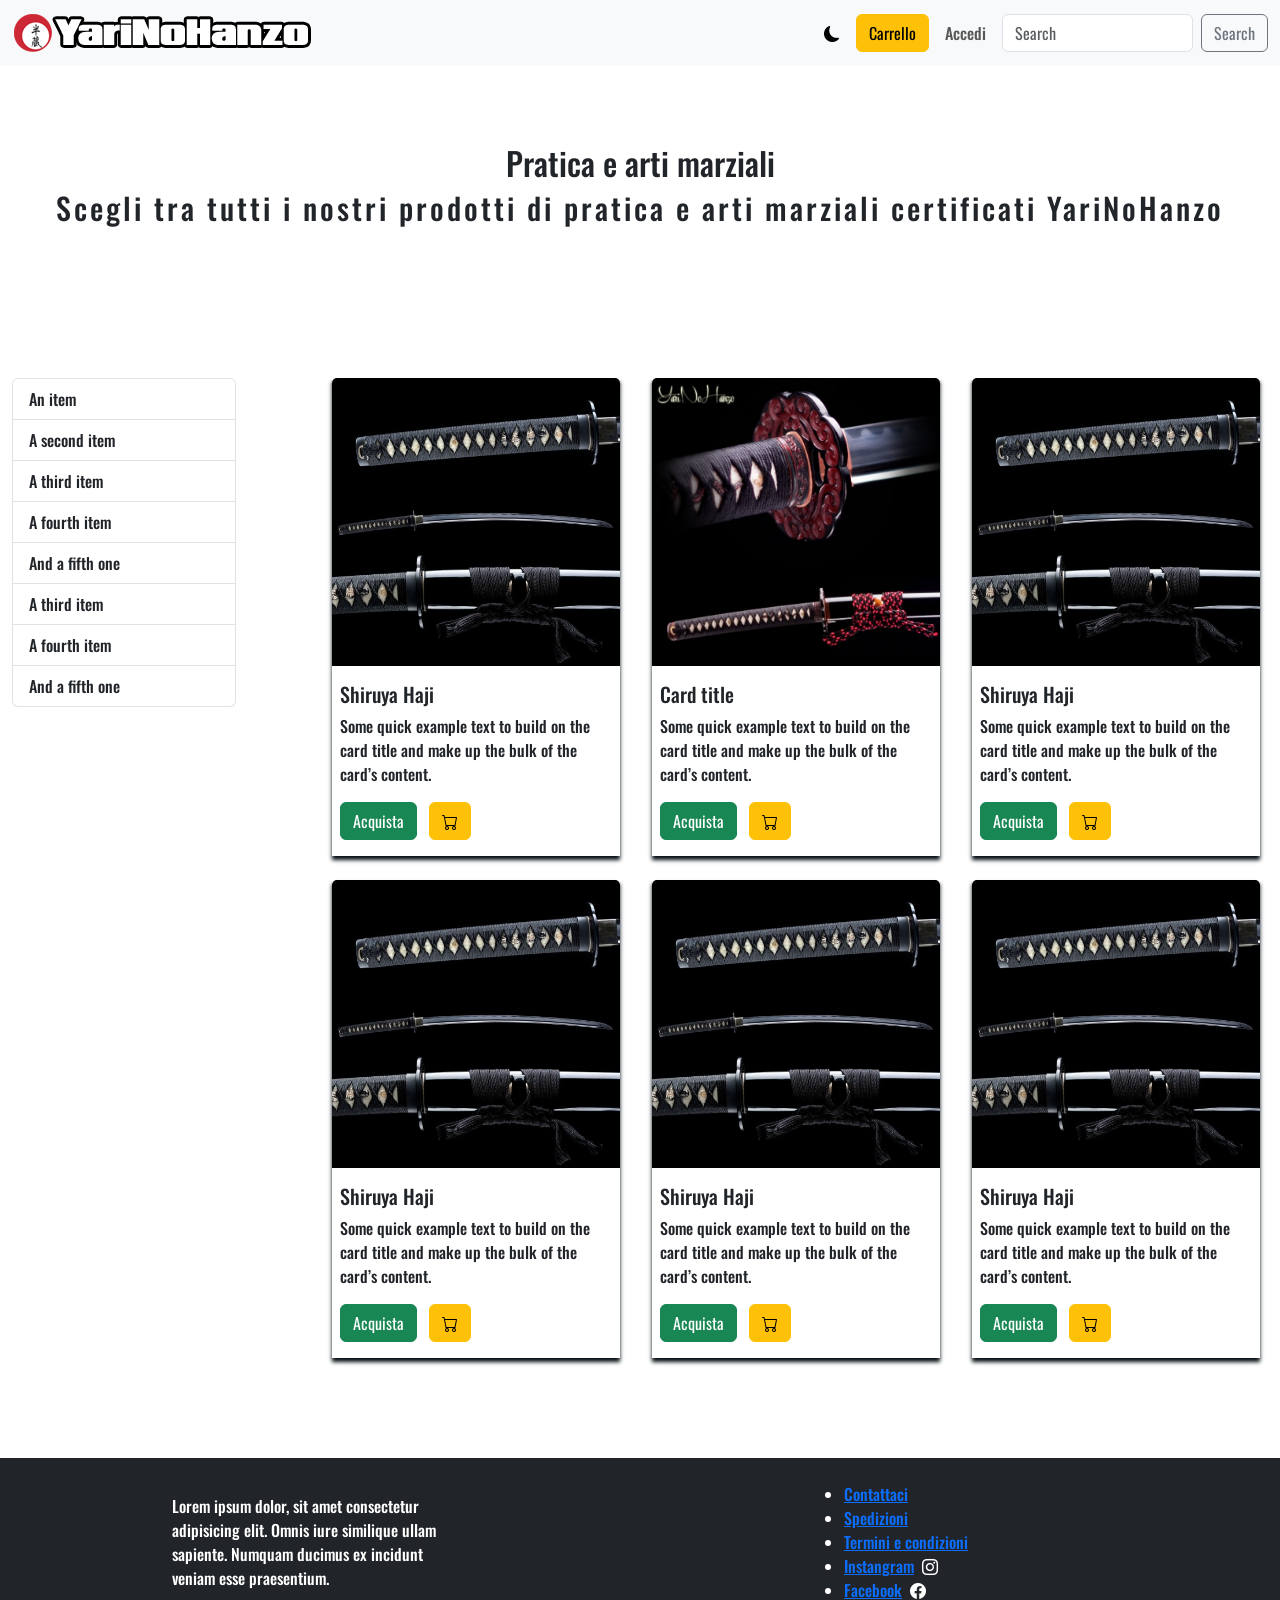
<file: praticaArtimarziali.html>
<!doctype html>
<html lang="en">

<head>
    <meta charset="utf-8">
    <meta name="viewport" content="width=device-width, initial-scale=1">
    <title>YariNoHanzo</title>
    <link href="https://cdn.jsdelivr.net/npm/bootstrap@5.3.8/dist/css/bootstrap.min.css" rel="stylesheet"
        integrity="sha384-sRIl4kxILFvY47J16cr9ZwB07vP4J8+LH7qKQnuqkuIAvNWLzeN8tE5YBujZqJLB" crossorigin="anonymous">

    <!-- icons -->
    <link rel="stylesheet" href="https://cdn.jsdelivr.net/npm/bootstrap-icons@1.13.1/font/bootstrap-icons.min.css">

    <!-- fonts -->
    <link rel="preconnect" href="https://fonts.googleapis.com">
    <link rel="preconnect" href="https://fonts.gstatic.com" crossorigin>
    <link href="https://fonts.googleapis.com/css2?family=Oswald:wght@200..700&display=swap" rel="stylesheet">


    <!-- mycss -->
    <link rel="stylesheet" href="style.css">
</head>


<body>
    <!-- navbar -->
    <nav class="navbar navbar-expand-lg bg-body-tertiary position-fixed top-0 w-100">
        <div class="container-fluid">
            <a class="navbar-brand" href="./index.html"><img src="./immagini/logo_logo22.png" alt="Logo"></a>
            <button class="navbar-toggler" type="button" data-bs-toggle="collapse" data-bs-target="#navbarNav"
                aria-controls="navbarNav" aria-expanded="false" aria-label="Toggle navigation">
                <span class="navbar-toggler-icon"></span>
            </button>
            <div class="collapse navbar-collapse" id="navbarNav">
                <ul class="navbar-nav  ms-auto">
                    <li class="nav-item mx-2">
                        <a id="darkicon" class="nav-link active" aria-current="page" href="#"><i class="bi bi-moon-fill"></i></a>
                    </li>
                    <div class="collapse navbar-collapse" id="navbarNavDarkDropdown">
                        <ul class="navbar-nav">
                            <li class="nav-item dropdown">
                                <button class="btn btn-warning" data-bs-toggle="dropdown"
                                    aria-expanded="false">
                                    Carrello
                                </button>
                                <ul class="dropdown-menu dropdown-menu-dark">
                                    <li><a class="dropdown-item" href="#">Action</a></li>
                                    <li><a class="dropdown-item" href="#">Another action</a></li>
                                    <li><a class="dropdown-item" href="#">Something else here</a></li>
                                </ul>
                            </li>
                        </ul>
                    </div>
                    <li class="nav-item mx-2">
                        <a class="nav-link" href="#">Accedi</a>
                    </li>
                </ul>
                <form class="d-flex" role="search">
                    <input class="form-control me-2" type="search" placeholder="Search" aria-label="Search" />
                    <button class="btn btn-outline-secondary" type="submit">Search</button>
                </form>
            </div>
        </div>
    </nav>
    <!-- fine navbar -->

<!-- testo principale -->
<section class="container-fluid my-5 py-5 ">
    <div class="row justify-content-center my-5">
        <div class="col-12 col-md-12">
            <h2 class="text-center">Pratica e arti marziali</h2>
        <h4 class="text-center">Scegli tra tutti i nostri prodotti di pratica e arti marziali certificati YariNoHanzo</h4>
        </div>
    </div>
</section>
<!-- fine testo -->

<!-- main card -->
<main class="container-fluid">
    <div class="row">
        <div class="col-12 col-md-3">
            <ul class="list-group me-5 pe-4">
                    <li class="list-group-item">An item</li>
                    <li class="list-group-item">A second item</li>
                    <li class="list-group-item">A third item</li>
                    <li class="list-group-item">A fourth item</li>
                    <li class="list-group-item">And a fifth one</li>
                    <li class="list-group-item">A third item</li>
                    <li class="list-group-item">A fourth item</li>
                    <li class="list-group-item">And a fifth one</li>
                </ul>
            </div>
            <div class="col-12 col-md-9">
                <div class="row row-cols-1 row-cols-md-2 row-cols-lg-3 g-4">
                    <div class="col">
                        <div class="card" style="width: 18rem;">
                            <img src="./immagini/0MURAKAMIKATANA copy.jpg" class="card-img-top" alt="...">
                            <div class="card-body px-2">
                                <h5 class="card-title">Shiruya Haji</h5>
                                <p class="card-text">Some quick example text to build on the card title and make up the bulk of
                                    the card’s
                                    content.</p>
                                <a href="./shiruya.html" class="btn btn-success">Acquista</a>
                                <a href="" class="btn btn-warning ms-2"><i class="bi bi-cart"></i></a>
                            </div>
                        </div>
                    </div>
                    <div class="col">
                        <div class="card" style="width: 18rem;">
                            <img src="./immagini/0NOBUNAGA.jpg" class="card-img-top" alt="...">
                            <div class="card-body px-2">
                                <h5 class="card-title">Card title</h5>
                                <p class="card-text">Some quick example text to build on the card title and make up the bulk of
                                    the card’s
                                    content.</p>
                                <a href="#" class="btn btn-success">Acquista</a>
                                <a href="" class="btn btn-warning ms-2"><i class="bi bi-cart"></i></a>
                            </div>
                        </div>
                    </div>
                    <div class="col">
                        <div class="card" style="width: 18rem;">
                    <img src="./immagini/0MURAKAMIKATANA copy.jpg" class="card-img-top" alt="...">
                    <div class="card-body px-2">
                        <h5 class="card-title">Shiruya Haji</h5>
                        <p class="card-text">Some quick example text to build on the card title and make up the bulk of
                            the card’s
                            content.</p>
                        <a href="./shiruya.html" class="btn btn-success">Acquista</a>
                        <a href="" class="btn btn-warning ms-2"><i class="bi bi-cart"></i></a>
                    </div>
                </div>
                    </div>
                    <div class="col">
                        <div class="card" style="width: 18rem;">
                    <img src="./immagini/0MURAKAMIKATANA copy.jpg" class="card-img-top" alt="...">
                    <div class="card-body px-2">
                        <h5 class="card-title">Shiruya Haji</h5>
                        <p class="card-text">Some quick example text to build on the card title and make up the bulk of
                            the card’s
                            content.</p>
                        <a href="./shiruya.html" class="btn btn-success">Acquista</a>
                        <a href="" class="btn btn-warning ms-2"><i class="bi bi-cart"></i></a>
                    </div>
                </div>
                    </div>
                    <div class="col">
                        <div class="card" style="width: 18rem;">
                    <img src="./immagini/0MURAKAMIKATANA copy.jpg" class="card-img-top" alt="...">
                    <div class="card-body px-2">
                        <h5 class="card-title">Shiruya Haji</h5>
                        <p class="card-text">Some quick example text to build on the card title and make up the bulk of
                            the card’s
                            content.</p>
                        <a href="./shiruya.html" class="btn btn-success">Acquista</a>
                        <a href="" class="btn btn-warning ms-2"><i class="bi bi-cart"></i></a>
                    </div>
                </div>
                    </div>
                    <div class="col">
                        <div class="card" style="width: 18rem;">
                    <img src="./immagini/0MURAKAMIKATANA copy.jpg" class="card-img-top" alt="...">
                    <div class="card-body px-2">
                        <h5 class="card-title">Shiruya Haji</h5>
                        <p class="card-text">Some quick example text to build on the card title and make up the bulk of
                            the card’s
                            content.</p>
                        <a href="./shiruya.html" class="btn btn-success">Acquista</a>
                        <a href="" class="btn btn-warning ms-2"><i class="bi bi-cart"></i></a>
                    </div>
                </div>
                    </div>
                </div>
        </div>
    </div>
</main>
<!-- fine main card -->


    <!-- footer -->
    <footer class="container-fluid">
        <div class="row footercustom bg-dark text-white justify-content-around align-items-center pt-4">
            <div class="col-12 col-md-3">
                <p>Lorem ipsum dolor, sit amet consectetur adipisicing elit. Omnis iure similique ullam sapiente.
                    Numquam ducimus ex incidunt veniam esse praesentium.</p>
            </div>
            <div class="col-12 col-md-3">
                <ul>
                    <li><a href="">Contattaci</a></li>
                    <li><a href="">Spedizioni</a></li>
                    <li><a href="">Termini e condizioni</a></li>
                    <li><a href="https://www.instagram.com/yarinohanzoswords/" target="_blank">Instangram</a> <i
                            class="bi bi-instagram ms-1"></i></li>
                    <li><a href="https://www.facebook.com/YariNoHanzoKatana/?locale=it_IT" target="_blank">Facebook</a>
                        <i class="bi bi-facebook ms-1"></i></li>
                </ul>
            </div>
        </div>
    </footer>
    <!-- fine footer -->





    <!-- bootastrap js -->
    <script src="https://cdn.jsdelivr.net/npm/bootstrap@5.3.8/dist/js/bootstrap.bundle.min.js"
        integrity="sha384-FKyoEForCGlyvwx9Hj09JcYn3nv7wiPVlz7YYwJrWVcXK/BmnVDxM+D2scQbITxI"
        crossorigin="anonymous"></script>
    <!-- my js -->
    <script src="./script.js"></script>
</body>

</html>
</file>
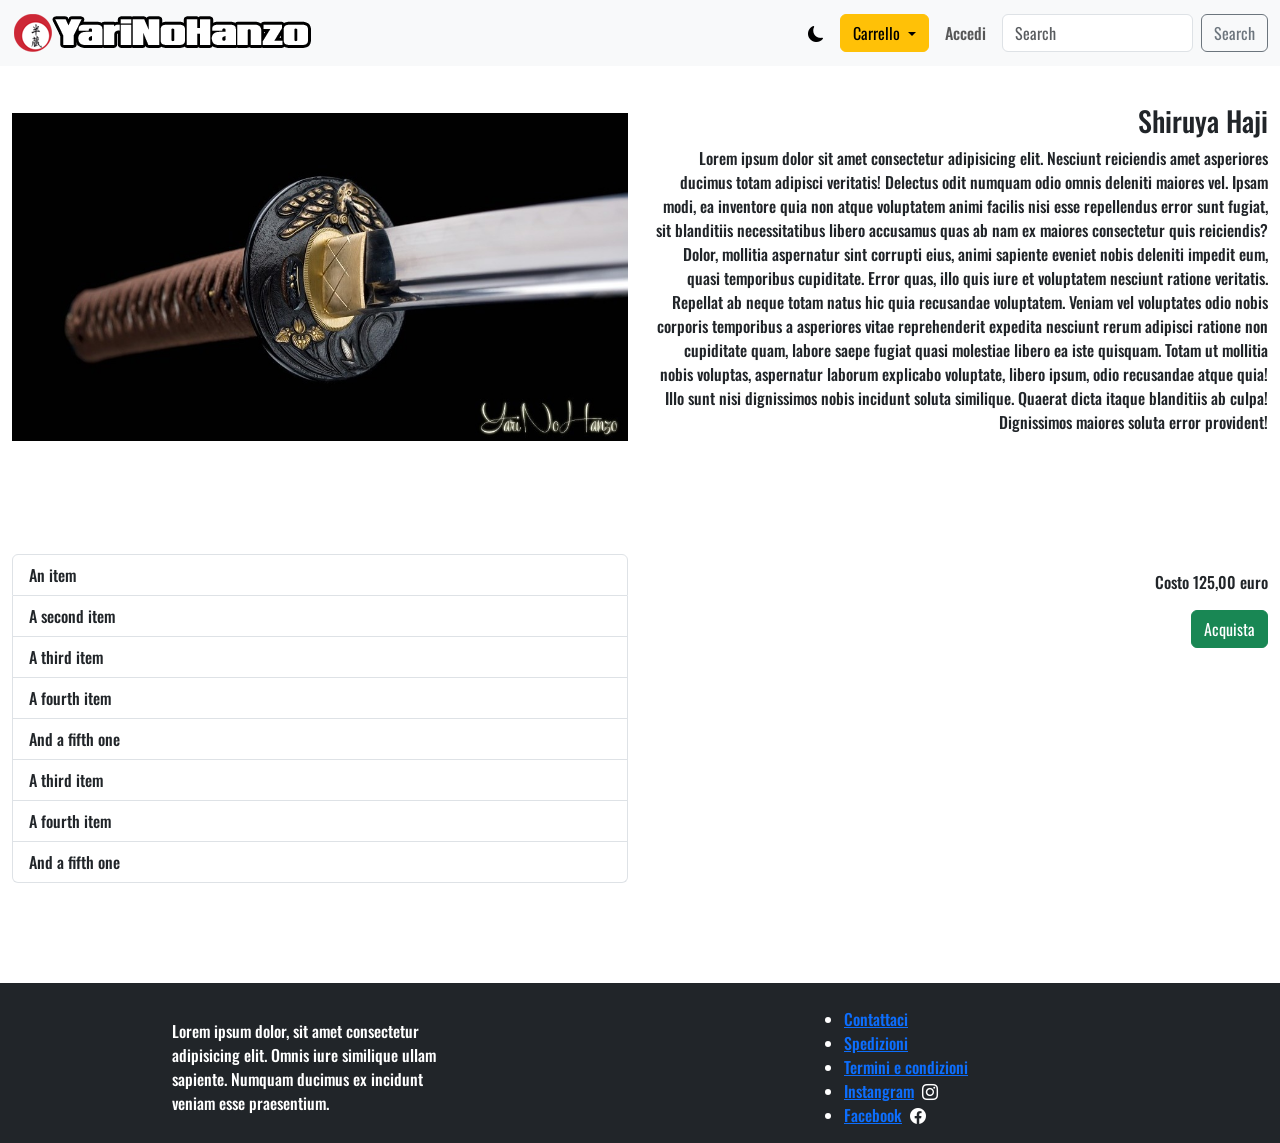
<file: shiruya.html>
<!doctype html>
<html lang="en">

<head>
    <meta charset="utf-8">
    <meta name="viewport" content="width=device-width, initial-scale=1">
    <title>Shiruya</title>
    <!-- css boot -->
    <link href="https://cdn.jsdelivr.net/npm/bootstrap@5.3.8/dist/css/bootstrap.min.css" rel="stylesheet"
        integrity="sha384-sRIl4kxILFvY47J16cr9ZwB07vP4J8+LH7qKQnuqkuIAvNWLzeN8tE5YBujZqJLB" crossorigin="anonymous">

<!-- fonts -->
<link rel="preconnect" href="https://fonts.googleapis.com">
<link rel="preconnect" href="https://fonts.gstatic.com" crossorigin>
<link href="https://fonts.googleapis.com/css2?family=Oswald:wght@200..700&display=swap" rel="stylesheet">

    <!-- icons -->
    <link rel="stylesheet" href="https://cdn.jsdelivr.net/npm/bootstrap-icons@1.13.1/font/bootstrap-icons.min.css">

    <!-- my css -->
    <link rel="stylesheet" href="./style.css">
</head>

<body>
    <!-- inizio navbar -->
    <nav class="navbar navbar-expand-lg bg-body-tertiary position-fixed top-0 w-100">
        <div class="container-fluid">
            <a class="navbar-brand" href="./index.html"><img src="./immagini/logo_logo22.png" alt="Logo"></a>
            <button class="navbar-toggler" type="button" data-bs-toggle="collapse" data-bs-target="#navbarNav"
                aria-controls="navbarNav" aria-expanded="false" aria-label="Toggle navigation">
                <span class="navbar-toggler-icon"></span>
            </button>
            <div class="collapse navbar-collapse" id="navbarNav">
                <ul class="navbar-nav  ms-auto">
                    <li class="nav-item mx-2">
                        <a id="darkicon" class="nav-link active" aria-current="page" href="#"><i class="bi bi-moon-fill"></i></a>
                    </li>
                    <div class="collapse navbar-collapse" id="navbarNavDarkDropdown">
                        <ul class="navbar-nav">
                            <li class="nav-item dropdown">
                                <button class="btn btn-warning dropdown-toggle" data-bs-toggle="dropdown"
                                    aria-expanded="false">
                                    Carrello
                                </button>
                                <ul class="dropdown-menu dropdown-menu-dark">
                                    <li><a class="dropdown-item" href="#">Action</a></li>
                                    <li><a class="dropdown-item" href="#">Another action</a></li>
                                    <li><a class="dropdown-item" href="#">Something else here</a></li>
                                </ul>
                            </li>
                        </ul>
                    </div>
                    <li class="nav-item mx-2">
                        <a class="nav-link" href="#">Accedi</a>
                    </li>
                </ul>
                <form class="d-flex" role="search">
                    <input class="form-control me-2" type="search" placeholder="Search" aria-label="Search" />
                    <button class="btn btn-outline-secondary" type="submit">Search</button>
                </form>
            </div>
        </div>
    </nav>
    <!-- fine navbar -->

    <!-- inizio paragraph -->
    <section class="container-fluid my-5 py-5">
        <div class="row my-2 justify-content-start align-items-center">
            <div class="col-12 col-md-6">
                <img src="./caroimg/caro4.jpg" class="img-fluid " alt="">
            </div>
            <div class="col-12 col-md-6 text-end">
                <h3>Shiruya Haji</h3>
                <p> 
                    Lorem ipsum dolor sit amet consectetur adipisicing elit. Nesciunt reiciendis amet asperiores ducimus
                    totam adipisci veritatis! Delectus odit numquam odio omnis deleniti maiores vel. Ipsam modi, ea
                    inventore quia non atque voluptatem animi facilis nisi esse repellendus error sunt fugiat, sit
                    blanditiis necessitatibus libero accusamus quas ab nam ex maiores consectetur quis reiciendis?
                    Dolor, mollitia aspernatur sint corrupti eius, animi sapiente eveniet nobis deleniti impedit eum,
                    quasi temporibus cupiditate. Error quas, illo quis iure et voluptatem nesciunt ratione veritatis.
                    Repellat ab neque totam natus hic quia recusandae voluptatem. Veniam vel voluptates odio nobis
                    corporis temporibus a asperiores vitae reprehenderit expedita nesciunt rerum adipisci ratione non
                    cupiditate quam, labore saepe fugiat quasi molestiae libero ea iste quisquam. Totam ut mollitia
                    nobis voluptas, aspernatur laborum explicabo voluptate, libero ipsum, odio recusandae atque quia!
                    Illo sunt nisi dignissimos nobis incidunt soluta similique. Quaerat dicta itaque blanditiis ab
                    culpa! Dignissimos maiores soluta error provident!
                </p>
            </div>
        </div>
    </section>
    <!-- fine paragraph -->

    <!-- section dettagli -->
    <section class="container-fluid">
        <div class="row">
            <div class="col-12 col-md-6">
                <ul class="list-group">
                    <li class="list-group-item">An item</li>
                    <li class="list-group-item">A second item</li>
                    <li class="list-group-item">A third item</li>
                    <li class="list-group-item">A fourth item</li>
                    <li class="list-group-item">And a fifth one</li>
                    <li class="list-group-item">A third item</li>
                    <li class="list-group-item">A fourth item</li>
                    <li class="list-group-item">And a fifth one</li>
                </ul>
            </div>
            <div class="col-12 col-md-6 my-2 text-end">
                <ul class="ulpay">
                    <li class="my-2">Costo 125,00 euro</li>
                </ul>
                <button class="btn btn-success">Acquista</button>
            </div>
        </div>
        </div>
    </section>
    <!-- fine section dettagli -->

    <!-- footer -->
    <footer class="container-fluid">
        <div class="row footercustom bg-dark text-white justify-content-around align-items-center pt-4">
            <div class="col-12 col-md-3">
                <p>Lorem ipsum dolor, sit amet consectetur adipisicing elit. Omnis iure similique ullam sapiente.
                    Numquam ducimus ex incidunt veniam esse praesentium.</p>
            </div>
            <div class="col-12 col-md-3">
                <ul>
                    <li><a href="">Contattaci</a></li>
                    <li><a href="">Spedizioni</a></li>
                    <li><a href="">Termini e condizioni</a></li>
                    <li><a href="https://www.instagram.com/yarinohanzoswords/" target="_blank">Instangram</a> <i
                            class="bi bi-instagram ms-1"></i></li>
                    <li><a href="https://www.facebook.com/YariNoHanzoKatana/?locale=it_IT" target="_blank">Facebook</a>
                        <i class="bi bi-facebook ms-1"></i></li>
                </ul>
            </div>
        </div>
    </footer>
    <!-- fine footer -->







    <script src="https://cdn.jsdelivr.net/npm/bootstrap@5.3.8/dist/js/bootstrap.bundle.min.js"
        integrity="sha384-FKyoEForCGlyvwx9Hj09JcYn3nv7wiPVlz7YYwJrWVcXK/BmnVDxM+D2scQbITxI"
        crossorigin="anonymous"></script>

        <script src="./script.js"></script>

</body>

</html>
</file>
<file: style.css>
:root {
    --primary-color: #e50914;
    --dark-color: #141414;
}

.card {
    border-radius: 0 !important;
    border: none !important; 
    box-shadow: 0px 4px 4px #040D12;
}

h4 {
    letter-spacing: 3px;
    font-size: 30px;
}

header {
    background:linear-gradient(transparent, black), url(./caroimg/caro2.jpg);
    background-size: cover;
    background-position: center;
    /* height: 85vh; */
    
}

nav {
    z-index: 9999;
}

.footercustom {
    margin-top: 100px;
}

.red {
    color: var(--primary-color);
}

/* lista pagamento */
.ulpay {
    list-style-type: none;
}





/* darkmode */
/* Body */
body.dark-mode { 
    background-color: #040D12 !important; 
}

/* Navbar */
body.dark-mode .navbar.bg-body-tertiary { 
    background-color: #183D3D !important; 
    color: white !important;
}

/* card */
body.dark-mode .card { 
    background-color: #183D3D !important; 
    border: 1px solid #5C8374 !important;
    color: #f1f1f1 !important; 
}

body.dark-mode .card-body {
    color: #f1f1f1 !important;
}
/* fine card */

/* forza elementi dark */
body.dark-mode h2,
body.dark-mode h3, 
body.dark-mode h4,
body.dark-mode h5, 
body.dark-mode a,
body.dark-mode p {
    color: white !important;
}

/* darkmode per pagina card */
/* Sistemazione List Group nella pagina prodotto */
body.dark-mode .list-group-item {
    background-color: #183D3D !important;   
    color: #f1f1f1 !important;          
    border-color: #5C8374 !important;    
}

/* titoli testi */
body.dark-mode .list-group-item strong, 
body.dark-mode .list-group-item span {
    color: #ffffff !important;
}

/* Se hai intestazioni nella lista */
body.dark-mode .list-group-item.active {
    background-color: #5C8374 !important;
    border-color: #f1f1f1 !important;
}

body.dark-mode .ulpay {
    color: white !important;
}

/* font */

/* card categorie */
.category1 {
    text-shadow: #040D12 5px 5px 5px;
}

.category2 {
    text-shadow: #040D12 5px 5px 5px;
}

.category3 {
    text-shadow: #040D12 5px 5px 5px;
}
/* fine dark categorie */

.oswald {
    font-family: "Oswald", sans-serif;
    font-optical-sizing: auto;
    font-weight: 500;
    font-style: normal;
}


body{
    font-family: "Oswald", serif;
    font-optical-sizing: auto;
    font-weight: 500;
    font-style: normal;
}
</file>
